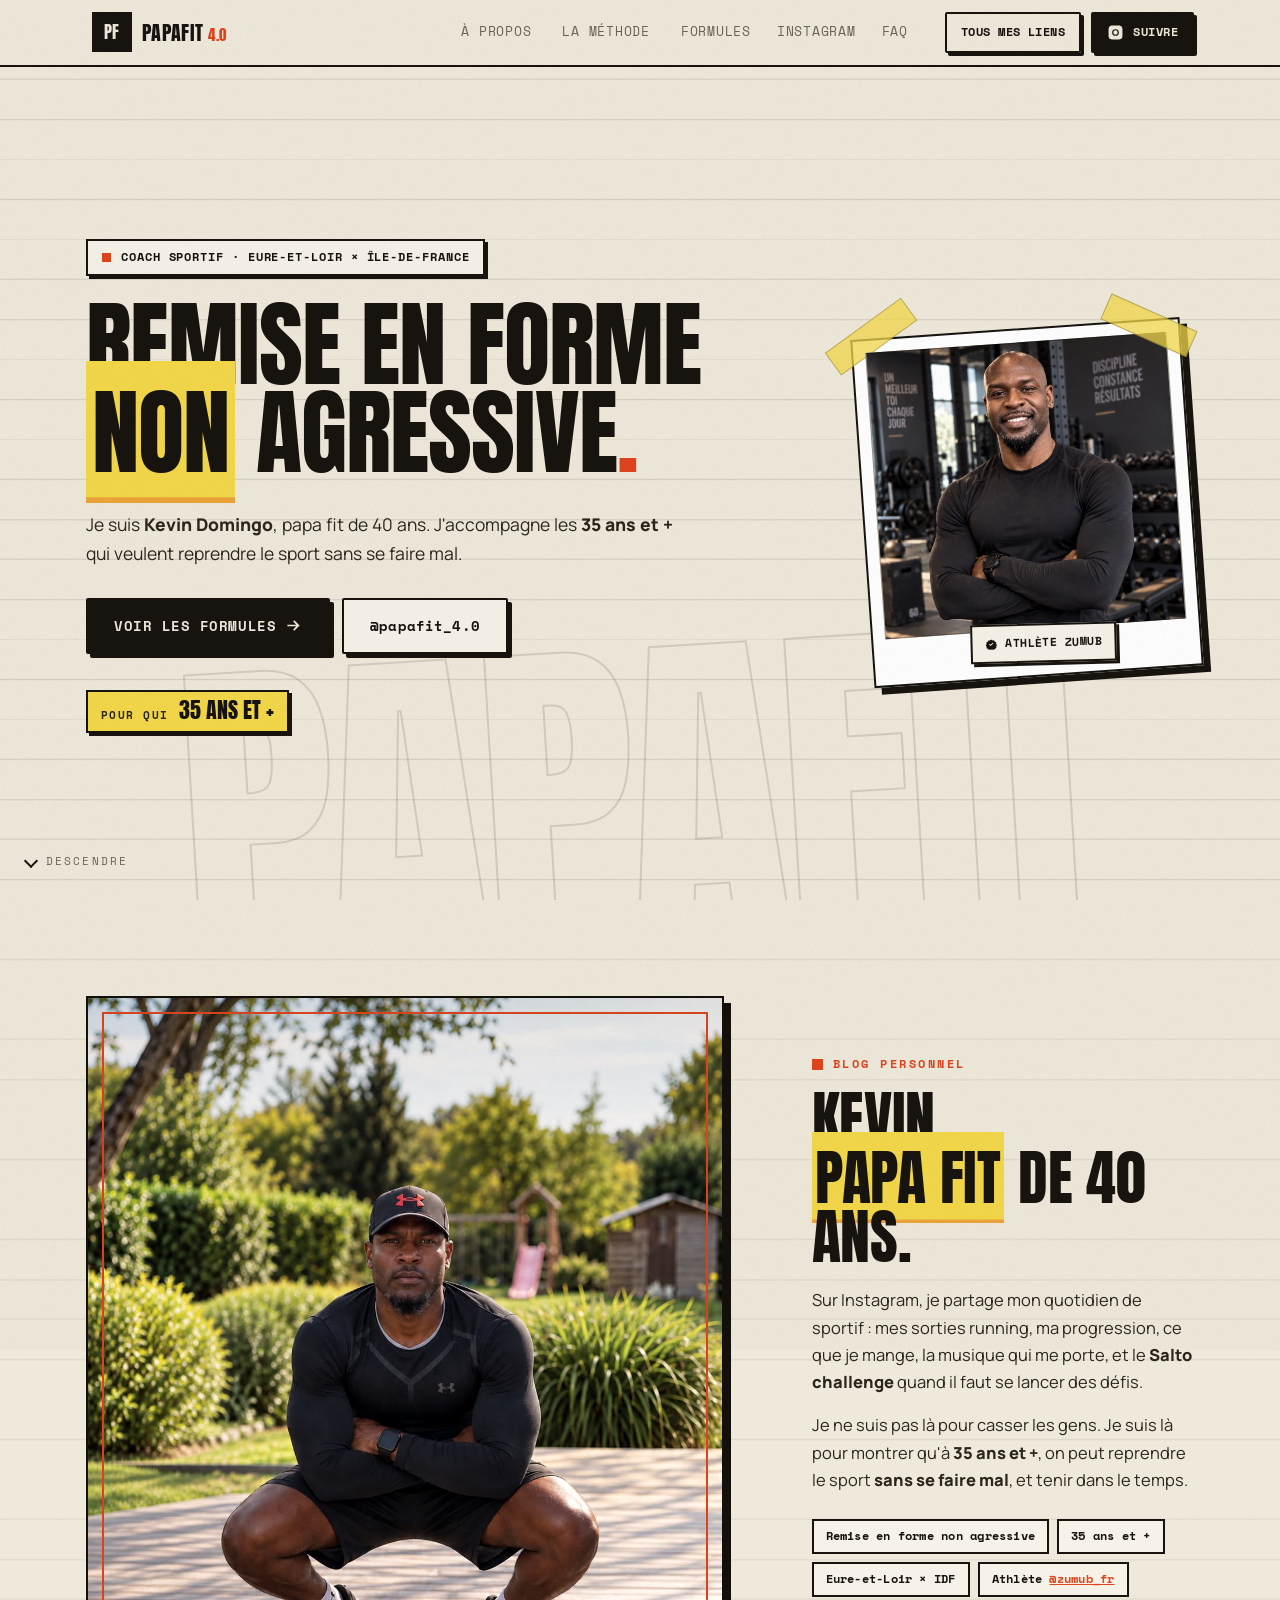
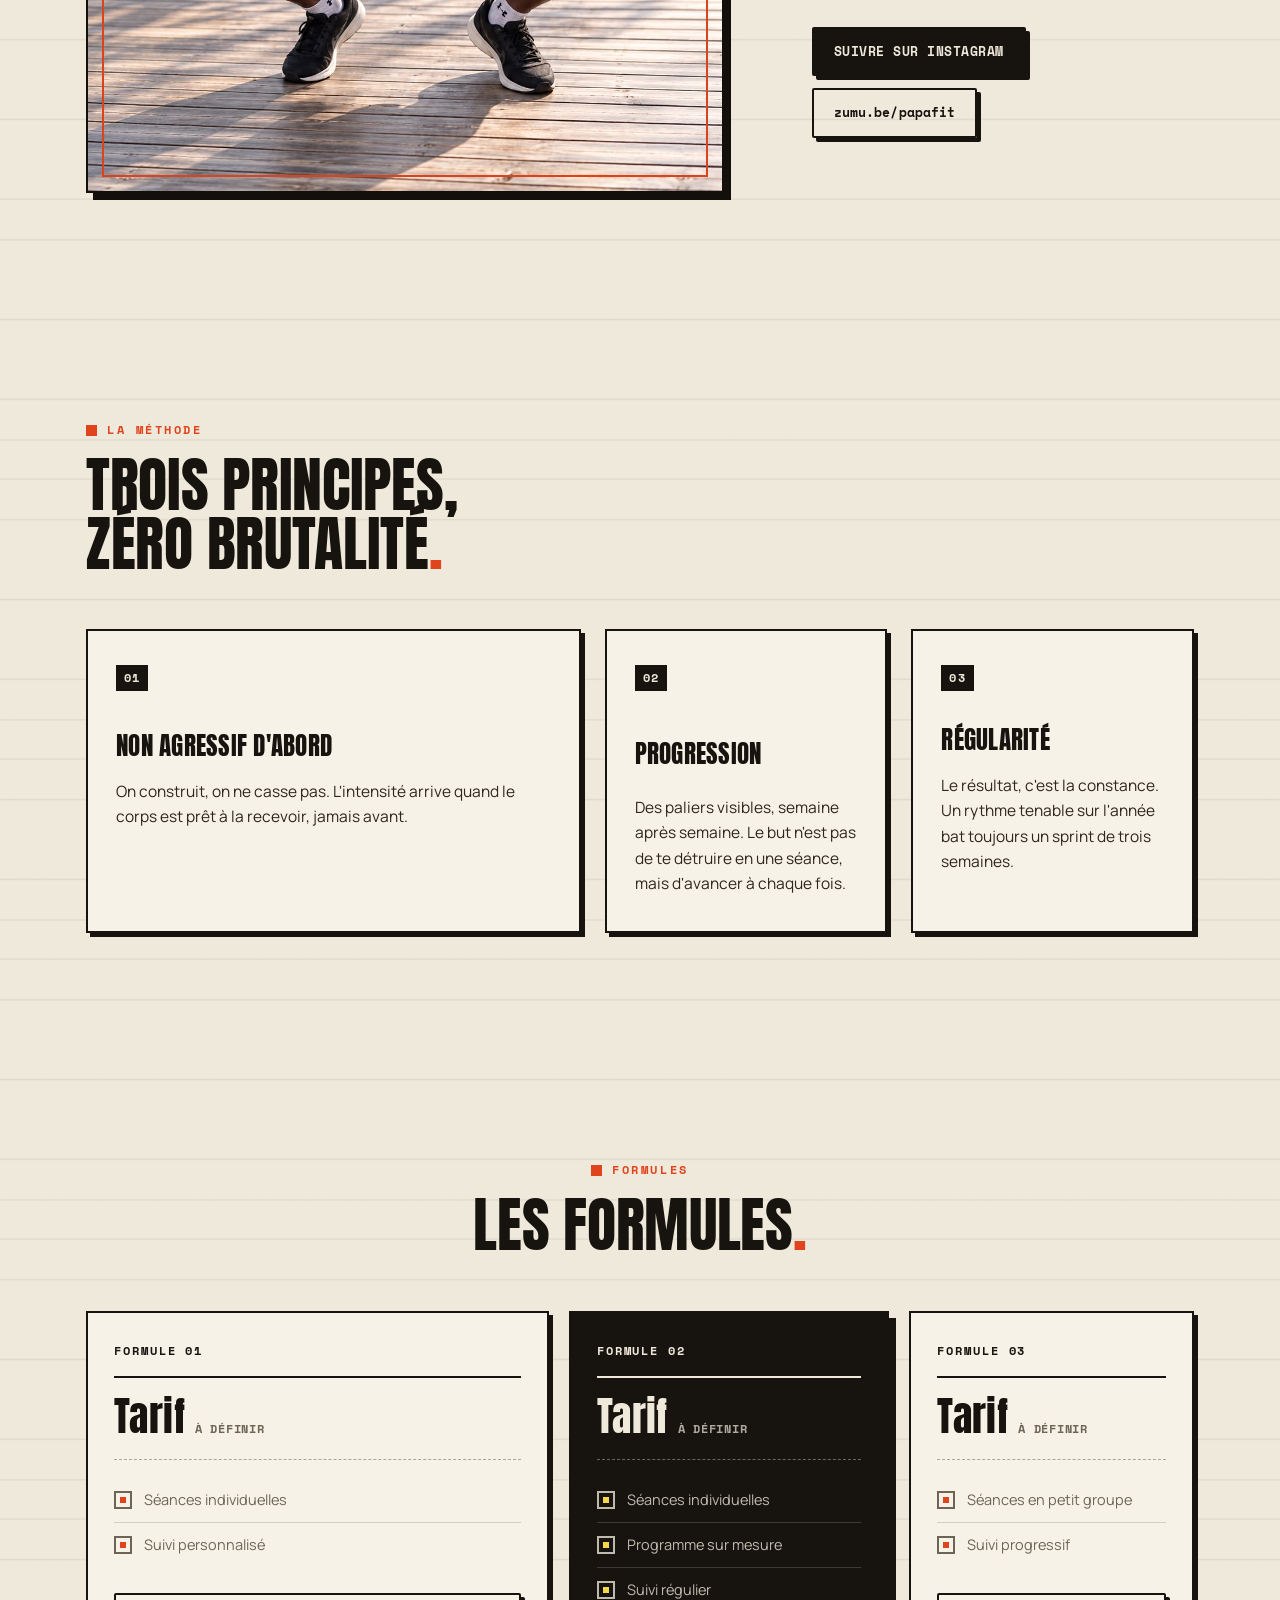
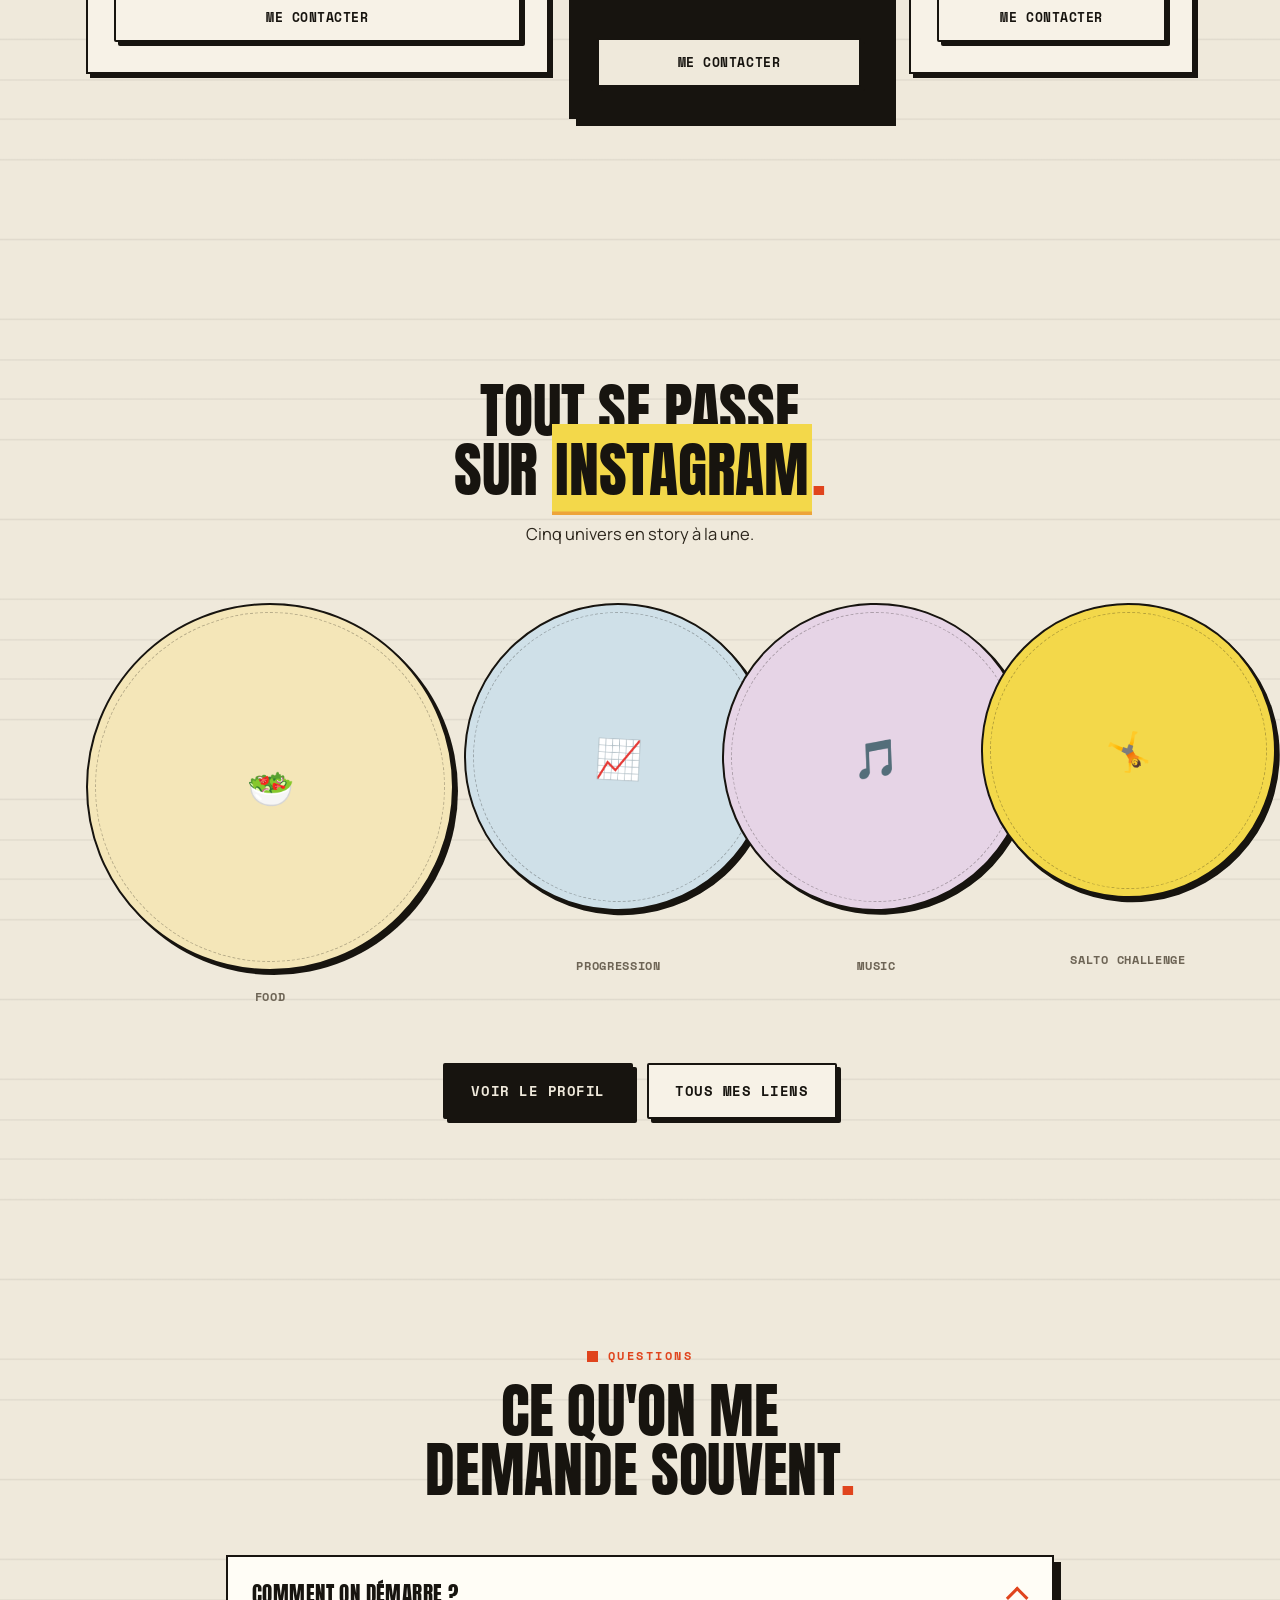
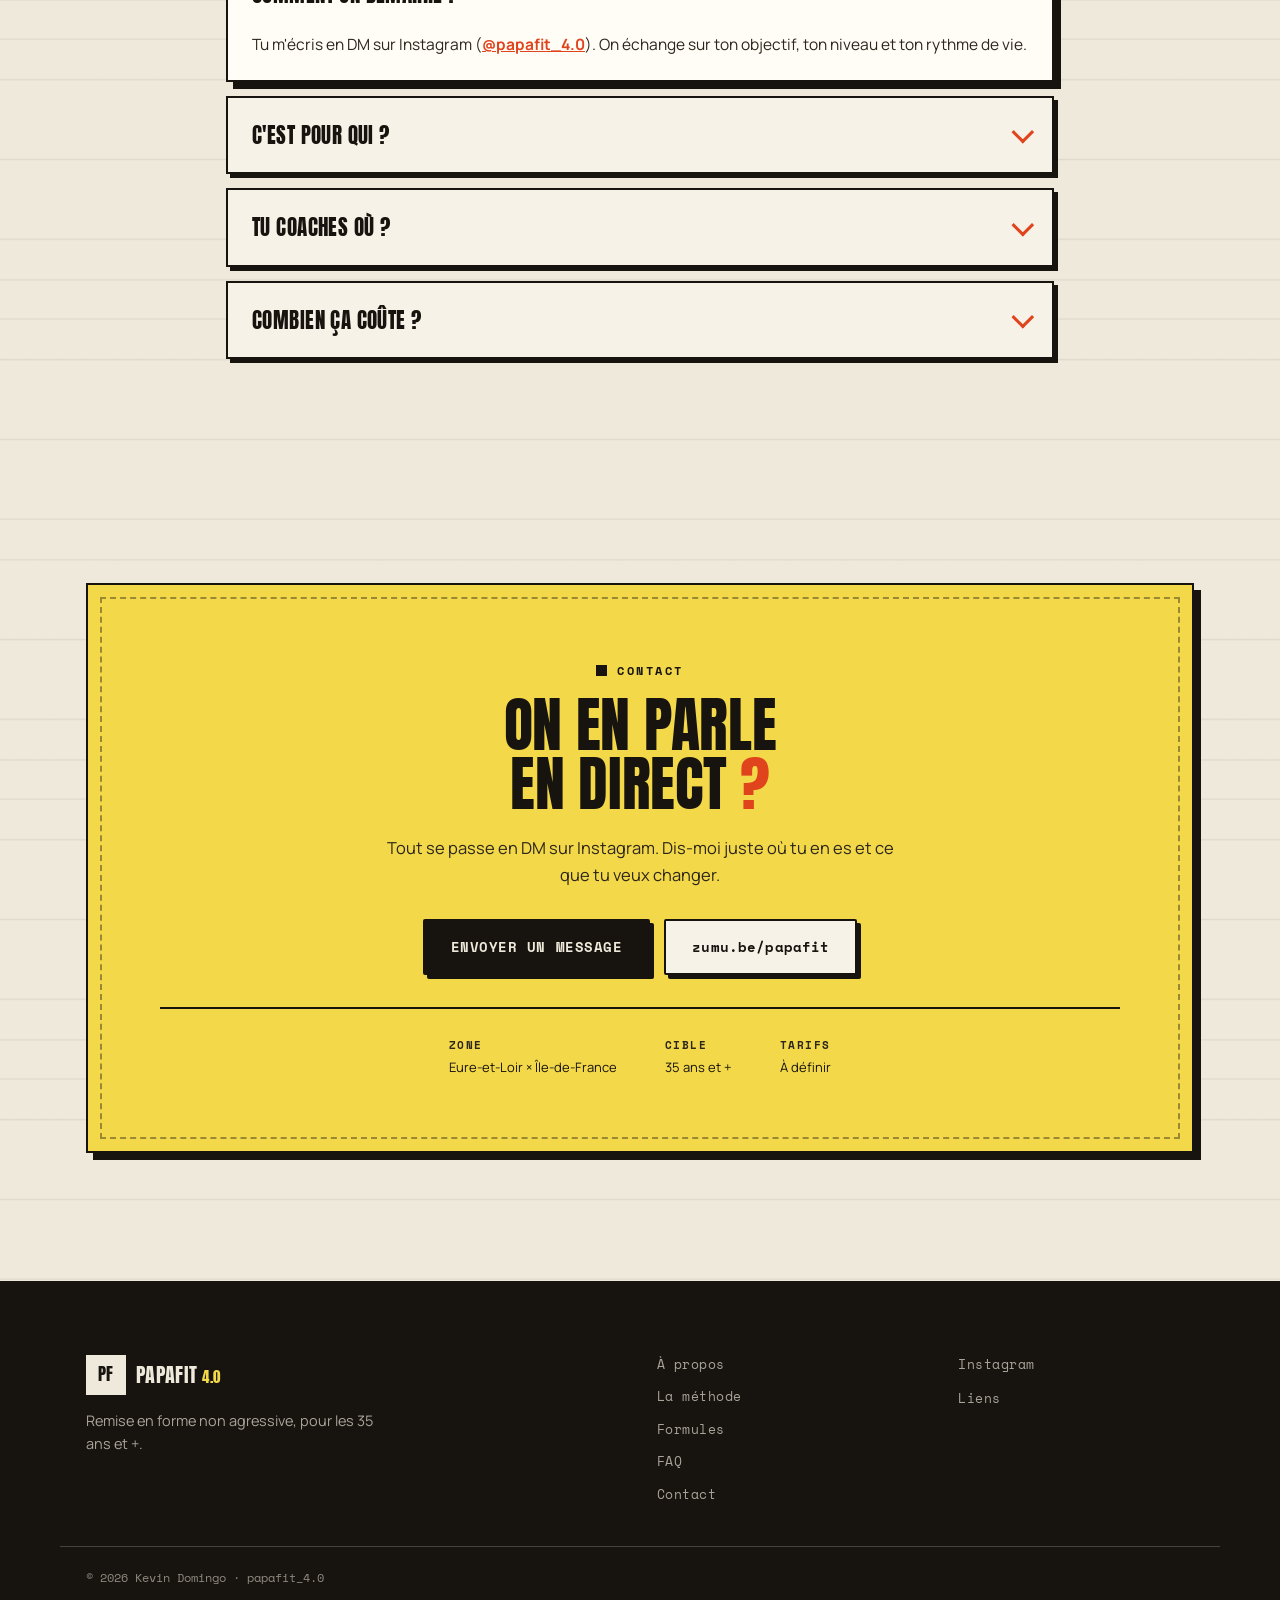
<file: index.html>
<!doctype html>
<html lang="fr">
<head>
<meta charset="utf-8" />
<meta name="viewport" content="width=device-width, initial-scale=1" />
<title>Kevin Domingo · Coach sportif · Papafit 4.0</title>
<meta name="description" content="Kevin Domingo, papafit_4.0. Coach sportif, remise en forme non agressive pour les 35 ans et +. Eure-et-Loir × Île-de-France. Athlète @zumub_fr." />
<meta name="theme-color" content="#efe9db" />
<meta property="og:type" content="website" />
<meta property="og:title" content="Kevin Domingo · Coach sportif · Papafit 4.0" />
<meta property="og:description" content="Remise en forme non agressive · 35 ans et + · Eure-et-Loir × Île-de-France." />
<link rel="icon" href="data:image/svg+xml,%3Csvg xmlns='http://www.w3.org/2000/svg' viewBox='0 0 64 64'%3E%3Crect width='64' height='64' rx='4' fill='%23efe9db'/%3E%3Crect x='3' y='3' width='58' height='58' fill='none' stroke='%2317140f' stroke-width='4'/%3E%3Ctext x='32' y='44' font-family='Impact,sans-serif' font-size='30' text-anchor='middle' fill='%2317140f'%3EPF%3C/text%3E%3C/svg%3E" />
<link rel="preconnect" href="https://fonts.googleapis.com" />
<link rel="preconnect" href="https://fonts.gstatic.com" crossorigin />
<link href="https://fonts.googleapis.com/css2?family=Anton&family=Manrope:wght@400;500;600;700;800&family=Space+Mono:wght@400;700&display=swap" rel="stylesheet" />
<link rel="stylesheet" href="styles.css" />
</head>
<body>
<div class="grain" aria-hidden="true"></div>

<a class="skip" href="#top">Aller au contenu</a>

<!-- ============ NAV ============ -->
<header class="nav" id="nav">
  <div class="nav__inner">
    <a class="brand" href="#top" aria-label="Papafit 4.0, accueil">
      <span class="brand__mark">PF</span>
      <span class="brand__txt">
        <strong>PAPAFIT</strong><em>4.0</em>
      </span>
    </a>

    <nav class="nav__links" aria-label="Navigation principale">
      <a href="#apropos">À propos</a>
      <a href="#methode">La méthode</a>
      <a href="#formules">Formules</a>
      <a href="#instagram">Instagram</a>
      <a href="#faq">FAQ</a>
    </nav>

    <div class="nav__cta">
      <a class="btn btn--ghost btn--sm" href="https://zumu.be/papafit" target="_blank" rel="noopener">Tous mes liens</a>
      <a class="btn btn--primary btn--sm" href="https://instagram.com/papafit_4.0" target="_blank" rel="noopener">
        <svg viewBox="0 0 24 24" class="ico" aria-hidden="true"><path d="M12 2.2c3.2 0 3.6 0 4.85.07 1.17.05 1.8.25 2.23.41.56.22.96.48 1.38.9.42.42.68.82.9 1.38.16.42.36 1.06.41 2.23.06 1.25.07 1.62.07 4.81s-.01 3.56-.07 4.81c-.05 1.17-.25 1.8-.41 2.23a3.7 3.7 0 0 1-.9 1.38 3.7 3.7 0 0 1-1.38.9c-.42.16-1.06.36-2.23.41-1.25.06-1.62.07-4.85.07s-3.6-.01-4.85-.07c-1.17-.05-1.8-.25-2.23-.41a3.7 3.7 0 0 1-1.38-.9 3.7 3.7 0 0 1-.9-1.38c-.16-.42-.36-1.06-.41-2.23C2.21 15.56 2.2 15.19 2.2 12s.01-3.56.07-4.81c.05-1.17.25-1.8.41-2.23.22-.56.48-.96.9-1.38.42-.42.82-.68 1.38-.9.42-.16 1.06-.36 2.23-.41C8.44 2.21 8.81 2.2 12 2.2Zm0 5.05A4.75 4.75 0 1 0 16.75 12 4.75 4.75 0 0 0 12 7.25Zm0 7.83A3.08 3.08 0 1 1 15.08 12 3.08 3.08 0 0 1 12 15.08Zm6.05-8.02a1.11 1.11 0 1 1-1.11-1.11 1.11 1.11 0 0 1 1.11 1.11Z"/></svg>
        Suivre
      </a>
      <button class="burger" id="burger" aria-label="Ouvrir le menu" aria-expanded="false" aria-controls="menu">
        <span></span><span></span>
      </button>
    </div>
  </div>
</header>

<div class="menu" id="menu" hidden>
  <nav class="menu__links" aria-label="Menu mobile">
    <a href="#apropos"><span>01</span>À propos</a>
    <a href="#methode"><span>02</span>La méthode</a>
    <a href="#formules"><span>03</span>Formules</a>
    <a href="#instagram"><span>04</span>Instagram</a>
    <a href="#faq"><span>05</span>FAQ</a>
    <a href="#contact"><span>06</span>Contact</a>
  </nav>
  <div class="menu__foot">
    <a class="btn btn--primary btn--raw" href="https://instagram.com/papafit_4.0" target="_blank" rel="noopener">Écrire à @papafit_4.0</a>
    <a class="btn btn--ghost btn--raw" href="https://zumu.be/papafit" target="_blank" rel="noopener">zumu.be/papafit</a>
  </div>
</div>

<main id="top">

  <!-- ============ HERO ============ -->
  <section class="hero">
    <div class="hero__bg" aria-hidden="true">
      <span class="hero__watermark">PAPAFIT</span>
      <div class="lines"></div>
    </div>

    <div class="wrap hero__grid">
      <div class="hero__copy">
        <p class="eyebrow reveal">
          <span class="dot"></span> Coach sportif · Eure-et-Loir × Île-de-France
        </p>

        <h1 class="hero__title reveal" data-delay="1">
          Remise en forme<br />
          <span class="mark">non</span> agressive<span class="tick">.</span>
        </h1>

        <p class="hero__lead reveal" data-delay="2">
          Je suis <strong>Kevin Domingo</strong>, papa fit de 40 ans. J'accompagne les <strong>35 ans et +</strong>
          qui veulent reprendre le sport sans se faire mal.
        </p>

        <div class="hero__actions reveal" data-delay="3">
          <a class="btn btn--primary btn--lg" href="#formules">
            Voir les formules
            <svg viewBox="0 0 24 24" class="ico" aria-hidden="true"><path d="M13.2 4.6 20.6 12l-7.4 7.4-1.7-1.7 4.5-4.5H3.4v-2.4h12.6l-4.5-4.5z"/></svg>
          </a>
          <a class="btn btn--outline btn--lg btn--raw" href="https://instagram.com/papafit_4.0" target="_blank" rel="noopener">@papafit_4.0</a>
        </div>

        <ul class="hero__stats reveal" data-delay="4">
          <li>
            <span>Pour qui</span>
            <b>35 ans et +</b>
          </li>
        </ul>
      </div>

      <div class="hero__visual reveal" data-delay="2">
        <div class="portrait">
          <div class="portrait__pic" role="img" aria-label="Kevin Domingo, coach sportif"></div>
          <span class="chip chip--badge">
            <svg viewBox="0 0 24 24" class="ico" aria-hidden="true"><path d="m12 1.8 2.6 2 3.3-.4 1.4 3 3 1.4-.4 3.3 2 2.6-2 2.6.4 3.3-3 1.4-1.4 3-3.3-.4-2.6 2-2.6-2-3.3.4-1.4-3-3-1.4.4-3.3-2-2.6 2-2.6-.4-3.3 3-1.4 1.4-3 3.3.4zm-1.2 13.6 5.6-5.6-1.5-1.5-4.1 4.1-2-2-1.5 1.5z"/></svg>
            Athlète Zumub
          </span>
        </div>
      </div>
    </div>

    <div class="scrollcue" aria-hidden="true"><span></span></div>
  </section>

  <!-- ============ À PROPOS ============ -->
  <section class="section about" id="apropos">
    <div class="wrap about__grid">
      <div class="about__media reveal">
        <div class="pic pic--main"></div>
      </div>

      <div class="about__copy">
        <p class="kicker reveal">Blog personnel</p>
        <h2 class="h2 reveal">Kevin,<br /><span class="mark">papa fit</span> de 40 ans.</h2>
        <p class="p reveal">
          Sur Instagram, je partage mon quotidien de sportif : mes sorties running, ma progression,
          ce que je mange, la musique qui me porte, et le <strong>Salto challenge</strong> quand il faut
          se lancer des défis.
        </p>
        <p class="p reveal">
          Je ne suis pas là pour casser les gens. Je suis là pour montrer qu'à <strong>35 ans et +</strong>,
          on peut reprendre le sport <strong>sans se faire mal</strong>, et tenir dans le temps.
        </p>

        <ul class="tags reveal">
          <li>Remise en forme non agressive</li>
          <li>35 ans et +</li>
          <li>Eure-et-Loir × IDF</li>
          <li>Athlète <a href="https://instagram.com/zumub_fr" target="_blank" rel="noopener">@zumub_fr</a></li>
        </ul>

        <div class="about__links reveal">
          <a class="btn btn--primary" href="https://instagram.com/papafit_4.0" target="_blank" rel="noopener">Suivre sur Instagram</a>
          <a class="btn btn--ghost btn--raw" href="https://zumu.be/papafit" target="_blank" rel="noopener">zumu.be/papafit</a>
        </div>
      </div>
    </div>
  </section>

  <!-- ============ MÉTHODE ============ -->
  <section class="section method" id="methode">
    <div class="wrap">
      <header class="section__head">
        <p class="kicker reveal">La méthode</p>
        <h2 class="h2 reveal">Trois principes,<br />zéro brutalité<span class="tick">.</span></h2>
      </header>

      <div class="cards3">
        <article class="card reveal">
          <span class="card__num">01</span>
          <h3>Non agressif d'abord</h3>
          <p>On construit, on ne casse pas. L'intensité arrive quand le corps est prêt à la recevoir, jamais avant.</p>
        </article>
        <article class="card reveal" data-delay="1">
          <span class="card__num">02</span>
          <h3>Progression</h3>
          <p>Des paliers visibles, semaine après semaine. Le but n'est pas de te détruire en une séance, mais d'avancer à chaque fois.</p>
        </article>
        <article class="card reveal" data-delay="2">
          <span class="card__num">03</span>
          <h3>Régularité</h3>
          <p>Le résultat, c'est la constance. Un rythme tenable sur l'année bat toujours un sprint de trois semaines.</p>
        </article>
      </div>
    </div>
  </section>

  <!-- ============ FORMULES ============ -->
  <section class="section pricing" id="formules">
    <div class="wrap">
      <header class="section__head">
        <p class="kicker reveal">Formules</p>
        <h2 class="h2 reveal">Les formules<span class="tick">.</span></h2>
      </header>

      <div class="pricing__grid">
        <article class="price reveal">
          <header class="price__head">
            <span class="price__slot">Formule 01</span>
          </header>
          <div class="price__amount"><b>Tarif</b><span>à définir</span></div>
          <ul class="price__list">
            <li><i></i>Séances individuelles</li>
            <li><i></i>Suivi personnalisé</li>
          </ul>
          <a class="btn btn--outline btn--block" href="#contact">Me contacter</a>
        </article>

        <article class="price price--featured reveal" data-delay="1">
          <header class="price__head">
            <span class="price__slot">Formule 02</span>
          </header>
          <div class="price__amount"><b>Tarif</b><span>à définir</span></div>
          <ul class="price__list">
            <li><i></i>Séances individuelles</li>
            <li><i></i>Programme sur mesure</li>
            <li><i></i>Suivi régulier</li>
          </ul>
          <a class="btn btn--primary btn--block" href="#contact">Me contacter</a>
        </article>

        <article class="price reveal" data-delay="2">
          <header class="price__head">
            <span class="price__slot">Formule 03</span>
          </header>
          <div class="price__amount"><b>Tarif</b><span>à définir</span></div>
          <ul class="price__list">
            <li><i></i>Séances en petit groupe</li>
            <li><i></i>Suivi progressif</li>
          </ul>
          <a class="btn btn--outline btn--block" href="#contact">Me contacter</a>
        </article>
      </div>
    </div>
  </section>

  <!-- ============ INSTAGRAM ============ -->
  <section class="section social" id="instagram">
    <div class="wrap">
      <header class="section__head">
        <p class="kicker reveal">@papafit_4.0</p>
        <h2 class="h2 reveal">Tout se passe<br />sur <span class="mark">Instagram</span><span class="tick">.</span></h2>
        <p class="p p--center reveal">
          Cinq univers en story à la une.
        </p>
      </header>

      <div class="highlights">
        <a class="hl hl--food reveal" href="https://instagram.com/papafit_4.0" target="_blank" rel="noopener">
          <span class="hl__pic" aria-hidden="true">🥗</span>
          <span class="hl__label">Food</span>
        </a>
        <a class="hl hl--prog reveal" data-delay="1" href="https://instagram.com/papafit_4.0" target="_blank" rel="noopener">
          <span class="hl__pic" aria-hidden="true">📈</span>
          <span class="hl__label">Progression</span>
        </a>
        <a class="hl hl--music reveal" data-delay="2" href="https://instagram.com/papafit_4.0" target="_blank" rel="noopener">
          <span class="hl__pic" aria-hidden="true">🎵</span>
          <span class="hl__label">Music</span>
        </a>
        <a class="hl hl--salto reveal" data-delay="3" href="https://instagram.com/papafit_4.0" target="_blank" rel="noopener">
          <span class="hl__pic" aria-hidden="true">🤸</span>
          <span class="hl__label">Salto challenge</span>
        </a>
      </div>

      <div class="social__actions reveal">
        <a class="btn btn--primary btn--lg" href="https://instagram.com/papafit_4.0" target="_blank" rel="noopener">Voir le profil</a>
        <a class="btn btn--outline btn--lg" href="https://zumu.be/papafit" target="_blank" rel="noopener">Tous mes liens</a>
      </div>
    </div>
  </section>

  <!-- ============ FAQ ============ -->
  <section class="section faq" id="faq">
    <div class="wrap wrap--narrow">
      <header class="section__head">
        <p class="kicker reveal">Questions</p>
        <h2 class="h2 reveal">Ce qu'on me<br />demande souvent<span class="tick">.</span></h2>
      </header>

      <div class="faq__list">
        <details class="qa reveal" open>
          <summary>Comment on démarre ?</summary>
          <p>Tu m'écris en DM sur Instagram (<a href="https://instagram.com/papafit_4.0" target="_blank" rel="noopener">@papafit_4.0</a>). On échange sur ton objectif, ton niveau et ton rythme de vie.</p>
        </details>
        <details class="qa reveal">
          <summary>C'est pour qui ?</summary>
          <p>Pour les <strong>35 ans et +</strong> qui veulent reprendre ou entretenir leur forme sans se faire mal.</p>
        </details>
        <details class="qa reveal">
          <summary>Tu coaches où ?</summary>
          <p>Je suis entre l'<strong>Eure-et-Loir</strong> et l'<strong>Île-de-France</strong>. Les lieux et les créneaux se calent au cas par cas. Dis-moi où tu te trouves, on verra ce qui est possible.</p>
        </details>
        <details class="qa reveal">
          <summary>Combien ça coûte ?</summary>
          <p>Les <strong>formules et les tarifs sont encore à définir</strong>. Écris-moi en DM sur Instagram.</p>
        </details>
      </div>
    </div>
  </section>

  <!-- ============ CONTACT ============ -->
  <section class="section contact" id="contact">
    <div class="wrap">
      <div class="contact__card reveal">
        <p class="kicker">Contact</p>
        <h2 class="h2">On en parle<br />en direct<span class="tick"> ?</span></h2>
        <p class="p">
          Tout se passe en DM sur Instagram. Dis-moi juste où tu en es et ce que tu veux changer.
        </p>
        <div class="contact__actions">
          <a class="btn btn--primary btn--lg" href="https://instagram.com/papafit_4.0" target="_blank" rel="noopener">Envoyer un message</a>
          <a class="btn btn--outline btn--lg btn--raw" href="https://zumu.be/papafit" target="_blank" rel="noopener">zumu.be/papafit</a>
        </div>
        <ul class="contact__meta">
          <li><span>Zone</span> Eure-et-Loir × Île-de-France</li>
          <li><span>Cible</span> 35 ans et +</li>
          <li><span>Tarifs</span> À définir</li>
        </ul>
      </div>
    </div>
  </section>
</main>

<!-- ============ FOOTER ============ -->
<footer class="footer">
  <div class="wrap footer__grid">
    <div>
      <a class="brand brand--footer" href="#top">
        <span class="brand__mark">PF</span>
        <span class="brand__txt"><strong>PAPAFIT</strong><em>4.0</em></span>
      </a>
      <p class="footer__pitch">Remise en forme non agressive, pour les 35 ans et +.</p>
    </div>
    <nav class="footer__nav" aria-label="Navigation de pied de page">
      <a href="#apropos">À propos</a>
      <a href="#methode">La méthode</a>
      <a href="#formules">Formules</a>
      <a href="#faq">FAQ</a>
      <a href="#contact">Contact</a>
    </nav>
    <div class="footer__social">
      <a href="https://instagram.com/papafit_4.0" target="_blank" rel="noopener">Instagram</a>
      <a href="https://zumu.be/papafit" target="_blank" rel="noopener">Liens</a>
    </div>
  </div>
  <div class="wrap footer__bottom">
    <p>© <span id="year">2026</span> Kevin Domingo · papafit_4.0</p>
  </div>
</footer>

<a class="totop" id="totop" href="#top" aria-label="Retour en haut">
  <svg viewBox="0 0 24 24" class="ico" aria-hidden="true"><path d="M12 4.6 19.4 12l-1.7 1.7-4.5-4.5v10.2h-2.4V9.2l-4.5 4.5L4.6 12z"/></svg>
</a>

<script src="script.js"></script>
</body>
</html>
</file>
<file: styles.css>
/* =========================================================
   PAPAFIT 4.0 — Kevin Domingo
   Direction : carnet d'entraînement imprimé.
   Papier, encre, traits, tampons. Pas de verre, pas de néon.
   Design atypique, asymétrique, imprévisible.
   ========================================================= */

:root {
  --paper: #efe9db;
  --paper-2: #f7f2e7;
  --ink: #17140f;
  --ink-2: #2c261c;
  --muted: #6d6455;
  --muted-2: #8a8071;
  --line: rgba(23, 20, 15, 0.16);
  --line-2: rgba(23, 20, 15, 0.34);
  --flare: #e0441d;
  --mark: #f3d84a;

  --display: "Anton", Impact, "Haettenschweiler", "Arial Narrow", sans-serif;
  --mono: "Space Mono", ui-monospace, "SFMono-Regular", Menlo, monospace;
  --body: "Manrope", -apple-system, BlinkMacSystemFont, "Segoe UI", Roboto, Helvetica, Arial, sans-serif;

  --wrap: 1160px;
  --shadow: 7px 7px 0 var(--ink);
  --shadow-sm: 4px 4px 0 var(--ink);
  --ease: cubic-bezier(0.22, 1, 0.36, 1);
}

* { box-sizing: border-box; }

html {
  scroll-behavior: smooth;
  scroll-padding-top: 96px;
  -webkit-text-size-adjust: 100%;
}

body {
  margin: 0;
  background-color: var(--paper);
  background-image: repeating-linear-gradient(
    to bottom,
    transparent 0 39px,
    rgba(23, 20, 15, 0.07) 39px 40px
  );
  color: var(--ink);
  font-family: var(--body);
  font-size: 16px;
  line-height: 1.65;
  overflow-x: hidden;
  -webkit-font-smoothing: antialiased;
}

img { max-width: 100%; display: block; }

:focus-visible {
  outline: 3px solid var(--flare);
  outline-offset: 3px;
}
a { color: inherit; text-decoration: none; }
p { margin: 0 0 1rem; }
button { font: inherit; color: inherit; }

::selection { background: var(--mark); color: var(--ink); }

.wrap {
  width: 100%;
  max-width: var(--wrap);
  margin: 0 auto;
  padding: 0 26px;
}
.wrap--narrow { max-width: 880px; }

.ico { width: 1em; height: 1em; fill: currentColor; flex: none; }

/* ---------- Grain : photocopie passée ---------- */
.grain {
  position: fixed;
  inset: -50%;
  z-index: 9999;
  pointer-events: none;
  opacity: 0.2;
  background-image: url("data:image/svg+xml,%3Csvg xmlns='http://www.w3.org/2000/svg' width='220' height='220'%3E%3Cfilter id='n'%3E%3CfeTurbulence type='fractalNoise' baseFrequency='0.8' numOctaves='3' stitchTiles='stitch'/%3E%3CfeColorMatrix type='saturate' values='0'/%3E%3C/filter%3E%3Crect width='220' height='220' filter='url(%23n)' opacity='0.55'/%3E%3C/svg%3E");
  mix-blend-mode: multiply;
}

.skip {
  position: absolute;
  left: -9999px;
  top: 0;
  z-index: 10000;
}
.skip:focus {
  left: 16px; top: 16px;
  background: var(--ink);
  color: var(--paper);
  padding: 10px 16px;
  font-family: var(--mono);
  font-size: 13px;
}

/* =========================================================
   NAV
   ========================================================= */
.nav {
  position: fixed;
  inset: 0 0 auto 0;
  z-index: 900;
  background: var(--paper);
  border-bottom: 2px solid var(--ink);
  transition: box-shadow 0.3s var(--ease);
}
.nav.is-stuck { box-shadow: 0 8px 0 rgba(23, 20, 15, 0.08); }
.nav__inner {
  max-width: var(--wrap);
  margin: 0 auto;
  padding: 12px 26px 12px 32px;
  display: flex;
  align-items: center;
  gap: 28px 24px;
}

.brand {
  display: inline-flex;
  align-items: center;
  gap: 10px;
  font-family: var(--display);
  letter-spacing: 0.02em;
}
.brand__mark {
  width: 40px; height: 40px;
  display: grid; place-items: center;
  background: var(--ink);
  color: var(--paper);
  font-size: 17px;
  line-height: 1;
}
.brand__txt { display: inline-flex; align-items: baseline; gap: 5px; font-size: 20px; }
.brand__txt strong { font-weight: 400; }
.brand__txt em {
  font-style: normal;
  color: var(--flare);
  font-size: 15px;
}

.nav__links {
  display: flex;
  align-items: center;
  gap: 3px 2px;
  margin-left: auto;
}
.nav__links a {
  position: relative;
  padding: 8px 13px;
  font-family: var(--mono);
  font-size: 12.5px;
  letter-spacing: 0.06em;
  text-transform: uppercase;
  color: var(--muted);
  transition: color 0.2s, background 0.2s;
}
.nav__links a:nth-child(2) { padding: 8px 16px; }
.nav__links a:nth-child(4) { padding: 8px 11px; }
.nav__links a:hover { color: var(--ink); background: var(--mark); }
.nav__links a.is-active { color: var(--ink); }
.nav__links a.is-active::after {
  content: "";
  position: absolute;
  left: 13px; right: 13px; bottom: 3px;
  height: 2px;
  background: var(--flare);
}

.nav__cta { display: flex; align-items: center; gap: 10px; }

/* ---------- Boutons : étiquettes imprimées ---------- */
.btn {
  position: relative;
  display: inline-flex;
  align-items: center;
  justify-content: center;
  gap: 9px;
  padding: 12px 20px;
  border: 2px solid var(--ink);
  border-radius: 2px;
  font-family: var(--mono);
  font-weight: 700;
  font-size: 13px;
  letter-spacing: 0.04em;
  text-transform: uppercase;
  cursor: pointer;
  box-shadow: var(--shadow-sm);
  transition: transform 0.16s var(--ease), box-shadow 0.16s var(--ease), background 0.2s, color 0.2s;
}
.btn .ico { width: 17px; height: 17px; }
.btn:hover { transform: translate(-3px, -3px); box-shadow: var(--shadow); }
.btn:active { transform: translate(2px, 2px); box-shadow: 1px 1px 0 var(--ink); }
.btn--sm { padding: 9px 14px; font-size: 11.5px; box-shadow: 3px 3px 0 var(--ink); }
.btn--lg { padding: 15px 26px; font-size: 13.5px; }
.btn--block { width: 100%; }
/* pseudos et adresses : on les laisse dans leur casse d'origine */
.btn--raw { text-transform: none; letter-spacing: 0.01em; }

.btn--primary { background: var(--ink); color: var(--paper); }
.btn--primary:hover { background: var(--flare); color: var(--paper); }

.btn--outline { background: var(--paper-2); color: var(--ink); }
.btn--outline:hover { background: var(--mark); }

.btn--ghost { background: transparent; color: var(--ink); }
.btn--ghost:hover { background: var(--paper-2); }

/* ---------- Burger ---------- */
.burger {
  display: none;
  width: 46px; height: 46px;
  border: 2px solid var(--ink);
  background: var(--paper-2);
  cursor: pointer;
  position: relative;
  box-shadow: 3px 3px 0 var(--ink);
}
.burger span {
  position: absolute;
  left: 50%; top: 50%;
  width: 20px; height: 2px;
  background: var(--ink);
  transform: translate(-50%, -50%);
  transition: transform 0.3s var(--ease);
}
.burger span:first-child { transform: translate(-50%, -6px); }
.burger span:last-child { transform: translate(-50%, 6px); }
.burger.is-open span:first-child { transform: translate(-50%, 0) rotate(45deg); }
.burger.is-open span:last-child { transform: translate(-50%, 0) rotate(-45deg); }

/* ---------- Menu mobile ---------- */
.menu {
  position: fixed;
  inset: 0;
  z-index: 890;
  pointer-events: none;
  background: var(--paper);
  background-image: repeating-linear-gradient(
    to bottom,
    transparent 0 39px,
    rgba(23, 20, 15, 0.07) 39px 40px
  );
  padding: 104px 26px 36px;
  display: flex;
  flex-direction: column;
  justify-content: space-between;
  opacity: 0;
  transition: opacity 0.3s var(--ease);
}
.menu[hidden] { display: none; }
.menu.is-open { opacity: 1; pointer-events: auto; }
.menu__links { display: flex; flex-direction: column; }
.menu__links a {
  display: flex;
  align-items: baseline;
  gap: 14px;
  font-family: var(--display);
  font-size: clamp(30px, 9vw, 46px);
  line-height: 1.2;
  text-transform: uppercase;
  border-bottom: 2px solid var(--ink);
  padding: 13px 0;
  transform: translateY(14px);
  opacity: 0;
  transition: transform 0.45s var(--ease), opacity 0.45s, background 0.2s;
}
.menu.is-open .menu__links a { transform: none; opacity: 1; }
.menu__links a span {
  font-family: var(--mono);
  font-size: 12px;
  font-weight: 700;
  color: var(--flare);
  letter-spacing: 0.08em;
}
.menu__links a:hover { background: var(--mark); }
.menu__foot { display: grid; gap: 10px; }

/* =========================================================
   HERO
   ========================================================= */
.hero {
  position: relative;
  padding: 168px 0 96px;
  min-height: 100svh;
  display: flex;
  align-items: center;
  overflow: hidden;
}
.hero__bg { position: absolute; inset: 0; z-index: 0; }
.hero__watermark {
  position: absolute;
  left: 50%; bottom: -3%;
  transform: translateX(-50%) rotate(-3.5deg);
  font-family: var(--display);
  font-size: clamp(120px, 26vw, 340px);
  line-height: 0.8;
  letter-spacing: -0.02em;
  color: transparent;
  -webkit-text-stroke: 2px rgba(23, 20, 15, 0.13);
  white-space: nowrap;
  pointer-events: none;
}
.lines {
  position: absolute;
  inset: 0;
  background-image: repeating-linear-gradient(
    to bottom,
    transparent 0 39px,
    rgba(23, 20, 15, 0.05) 39px 40px
  );
  opacity: 0.9;
}

.hero__grid {
  position: relative;
  z-index: 1;
  display: grid;
  grid-template-columns: 1.3fr 0.7fr;
  align-items: end;
  gap: 84px;
}

.eyebrow {
  display: inline-flex;
  align-items: center;
  gap: 10px;
  margin: 0 0 24px;
  padding: 7px 14px;
  border: 2px solid var(--ink);
  background: var(--paper-2);
  box-shadow: 3px 3px 0 var(--ink);
  font-family: var(--mono);
  font-size: 11.5px;
  font-weight: 700;
  letter-spacing: 0.08em;
  text-transform: uppercase;
}
.eyebrow .dot {
  width: 9px; height: 9px;
  background: var(--flare);
}

.hero__title {
  font-family: var(--display);
  font-weight: 400;
  font-size: clamp(46px, 7.4vw, 100px);
  line-height: 0.93;
  letter-spacing: -0.01em;
  text-transform: uppercase;
  margin: 0 0 34px;
}
.mark {
  background: var(--mark);
  padding: 0 0.06em;
  box-shadow: inset 0 -0.06em 0 rgba(224, 68, 29, 0.35);
}
.tick { color: var(--flare); }

@supports not (-webkit-text-stroke: 1px black) {
  .hero__watermark { color: rgba(23, 20, 15, 0.08); }
}

.hero__lead {
  max-width: 54ch;
  font-size: 17.5px;
  color: var(--ink-2);
}
.hero__lead strong { font-weight: 800; }

.hero__actions { display: flex; flex-wrap: wrap; gap: 12px; margin: 30px 0 36px; }

.hero__stats {
  display: flex;
  flex-wrap: wrap;
  gap: 12px;
  list-style: none;
  margin: 0;
  padding: 0;
}
.hero__stats li {
  display: flex;
  align-items: baseline;
  gap: 10px;
  padding: 7px 13px;
  border: 2px solid var(--ink);
  background: var(--mark);
  box-shadow: 3px 3px 0 var(--ink);
}
.hero__stats b {
  font-family: var(--display);
  font-weight: 400;
  font-size: 22px;
  line-height: 1;
  text-transform: uppercase;
}
.hero__stats span {
  font-family: var(--mono);
  font-size: 10.5px;
  font-weight: 700;
  letter-spacing: 0.14em;
  text-transform: uppercase;
  color: var(--ink-2);
}

/* ---------- Portrait : photo scotchée ---------- */
.hero__visual {
  position: relative;
  display: grid;
  place-items: center;
  min-height: 460px;
}
.portrait {
  position: relative;
  width: min(330px, 74vw);
  aspect-ratio: 526 / 556;
  background: #fff;
  border: 2px solid var(--ink);
  padding: 12px 12px 46px;
  box-shadow: var(--shadow);
  transform: rotate(-4deg) translateX(12px);
}
.portrait__pic {
  position: absolute;
  inset: 12px 12px 46px;
  background-color: #d9d2c2;
  background-image: url("photoautiliser.jpg");
  background-repeat: no-repeat;
  background-size: cover;
  background-position: center 8%;
  filter: saturate(0.88) contrast(1.06);
  border: 1px solid var(--line-2);
}
.portrait::before,
.portrait::after {
  content: "";
  position: absolute;
  width: 92px;
  height: 26px;
  background: rgba(243, 216, 74, 0.75);
  border: 1px solid rgba(23, 20, 15, 0.25);
}
.portrait::before { top: -18px; left: -28px; transform: rotate(-32deg); }
.portrait::after { top: -10px; right: -18px; transform: rotate(28deg); }

.chip {
  display: inline-flex;
  align-items: center;
  gap: 8px;
  padding: 8px 13px;
  border: 2px solid var(--ink);
  background: var(--paper-2);
  font-family: var(--mono);
  font-size: 11.5px;
  font-weight: 700;
  letter-spacing: 0.04em;
  text-transform: uppercase;
}
.chip--badge {
  position: absolute;
  left: 52%;
  bottom: 12px;
  transform: translateX(-50%) rotate(2.5deg);
  white-space: nowrap;
  box-shadow: 3px 3px 0 var(--ink);
}

.scrollcue {
  position: absolute;
  left: 26px; bottom: 30px;
  display: flex;
  align-items: center;
  gap: 10px;
  font-family: var(--mono);
  font-size: 10.5px;
  letter-spacing: 0.2em;
  text-transform: uppercase;
  color: var(--muted);
}
.scrollcue::after { content: "descendre"; }
.scrollcue span {
  width: 10px; height: 10px;
  border-right: 2px solid var(--ink);
  border-bottom: 2px solid var(--ink);
  transform: rotate(45deg);
  animation: cue 1.8s ease-in-out infinite;
}
@keyframes cue {
  0%, 100% { transform: rotate(45deg) translate(0, 0); }
  50% { transform: rotate(45deg) translate(4px, 4px); }
}

/* =========================================================
   SECTIONS
   ========================================================= */
.section { position: relative; padding: 128px 0; }
.section:nth-child(even) { padding: 96px 0; }
.section__head { max-width: 760px; margin: 0 auto 56px; text-align: center; }
.method .section__head { text-align: left; margin-left: 0; }
.kicker {
  display: inline-flex;
  align-items: center;
  gap: 10px;
  margin: 0 0 16px;
  font-family: var(--mono);
  font-size: 11.5px;
  font-weight: 700;
  letter-spacing: 0.22em;
  text-transform: uppercase;
  color: var(--flare);
}
.kicker::before {
  content: "";
  width: 11px; height: 11px;
  background: var(--flare);
}

.h2 {
  font-family: var(--display);
  font-weight: 400;
  font-size: clamp(34px, 5vw, 60px);
  line-height: 0.98;
  letter-spacing: -0.005em;
  text-transform: uppercase;
  margin: 0 0 20px;
}
.p { color: var(--ink-2); font-size: 16.5px; }
.p--center { margin-left: auto; margin-right: auto; max-width: 58ch; }
.p strong { font-weight: 800; }
.method .p { max-width: 52ch; }
.about .p:last-child { margin-bottom: 42px; }

/* ---------- À propos ---------- */
.about__grid {
  display: grid;
  grid-template-columns: 1.25fr 0.75fr;
  gap: 88px;
  align-items: center;
}
.about__media { position: relative; }
.pic {
  border: 2px solid var(--ink);
  overflow: hidden;
  position: relative;
  background: var(--paper-2);
}
.pic--main {
  aspect-ratio: 4 / 5;
  box-shadow: var(--shadow);
  background-image: url("autrephotoautiliser.jpg");
  background-size: cover;
  background-position: center;
  filter: saturate(0.92) contrast(1.04);
  position: relative;
}
.pic--main::before {
  content: "";
  position: absolute;
  inset: 0;
  background: linear-gradient(to bottom, rgba(23, 20, 15, 0.1), transparent 30%);
  pointer-events: none;
}
.pic--main::after {
  content: "";
  position: absolute;
  inset: 14px;
  border: 2px solid var(--flare);
  pointer-events: none;
}

.tags {
  display: flex;
  flex-wrap: wrap;
  gap: 8px;
  list-style: none;
  margin: 26px 0 30px;
  padding: 0;
}
.tags li {
  padding: 6px 12px;
  border: 2px solid var(--ink);
  background: var(--paper-2);
  font-family: var(--mono);
  font-size: 11.5px;
  font-weight: 700;
  letter-spacing: 0.02em;
}
.tags li a { color: var(--flare); text-decoration: underline; }
.about__links { display: flex; flex-wrap: wrap; gap: 12px; }

/* ---------- Cartes méthode ---------- */
.cards3 {
  display: grid;
  grid-template-columns: 1.4fr 0.8fr 0.8fr;
  gap: 32px 24px;
}
.card {
  position: relative;
  padding: 32px 28px 34px;
  border: 2px solid var(--ink);
  background: var(--paper-2);
  box-shadow: var(--shadow-sm);
  transition: transform 0.22s var(--ease), box-shadow 0.22s var(--ease), background 0.22s;
}
.card:nth-child(2) { transform: rotate(1.5deg); }
.card:nth-child(3) { transform: rotate(-2deg); }
.card:nth-child(2):hover { transform: translate(-4px, -4px) rotate(0deg); }
.card:nth-child(3):hover { transform: translate(-4px, -4px) rotate(0deg); }
.card:hover { box-shadow: var(--shadow); background: #fffdf6; }
.card__num {
  display: inline-block;
  font-family: var(--mono);
  font-size: 12px;
  font-weight: 700;
  letter-spacing: 0.1em;
  color: var(--paper);
  background: var(--ink);
  padding: 3px 8px;
  margin-bottom: 34px;
}
.card:nth-child(2) .card__num { margin-bottom: 42px; }
.card:nth-child(3) .card__num { margin-bottom: 28px; }
.card h3 {
  font-family: var(--display);
  font-weight: 400;
  font-size: 25px;
  text-transform: uppercase;
  letter-spacing: 0.01em;
  margin: 0 0 12px;
}
.card p { margin: 0; color: var(--ink-2); font-size: 15.5px; }
.card:nth-child(2) p { padding-top: 8px; }
.card:nth-child(3) p { padding-bottom: 12px; }

/* ---------- Formules ---------- */
.pricing__grid {
  display: grid;
  grid-template-columns: 1.3fr 0.9fr 0.8fr;
  gap: 28px 20px;
  align-items: start;
}
.price {
  position: relative;
  padding: 28px 26px 30px;
  border: 2px solid var(--ink);
  background: var(--paper-2);
  box-shadow: var(--shadow-sm);
  transition: transform 0.22s var(--ease), box-shadow 0.22s var(--ease);
}
.price:nth-child(1) { transform: rotate(1deg); }
.price:nth-child(3) { transform: rotate(-1.5deg); }
.price:nth-child(1):hover { transform: translate(-4px, -4px) rotate(0deg); }
.price:nth-child(3):hover { transform: translate(-4px, -4px) rotate(0deg); }
.price:hover { box-shadow: var(--shadow); }
.price--featured {
  background: var(--ink);
  color: var(--paper);
  box-shadow: var(--shadow);
}
.price__head {
  display: flex;
  align-items: center;
  justify-content: space-between;
  gap: 12px;
  padding-bottom: 16px;
  border-bottom: 2px solid currentColor;
  margin-bottom: 18px;
}
.price__slot {
  font-family: var(--mono);
  font-size: 12px;
  font-weight: 700;
  letter-spacing: 0.16em;
  text-transform: uppercase;
}
.price__amount {
  display: flex;
  align-items: baseline;
  gap: 10px;
  padding-bottom: 20px;
  margin-bottom: 18px;
  border-bottom: 1px dashed var(--line-2);
}
.price--featured .price__amount { border-bottom-color: rgba(255, 255, 255, 0.35); }
.price__amount b {
  font-family: var(--display);
  font-weight: 400;
  font-size: 40px;
  line-height: 1;
  letter-spacing: 0.01em;
}
.price__amount span {
  font-family: var(--mono);
  font-size: 12px;
  font-weight: 700;
  letter-spacing: 0.06em;
  text-transform: uppercase;
  color: var(--muted);
}
.price--featured .price__amount span { color: rgba(239, 233, 219, 0.7); }

.price__list { list-style: none; margin: 0 0 26px; padding: 0; }
.price__list li {
  display: flex;
  align-items: center;
  gap: 12px;
  padding: 10px 0;
  font-size: 14.5px;
  color: var(--muted);
  border-bottom: 1px solid var(--line);
}
.price--featured .price__list li { color: rgba(239, 233, 219, 0.78); border-bottom-color: rgba(255, 255, 255, 0.16); }
.price__list li:last-child { border-bottom: 0; }
.price__list i {
  width: 18px; height: 18px;
  border: 2px solid currentColor;
  flex: none;
  position: relative;
}
.price__list i::after {
  content: "";
  position: absolute;
  left: 4px; top: 4px;
  width: 6px; height: 6px;
  background: var(--flare);
}
.price--featured .btn--primary { background: var(--paper); color: var(--ink); }
.price--featured .btn--primary:hover { background: var(--mark); }
.price--featured .price__list i::after { background: var(--mark); }

/* ---------- Instagram ---------- */
.highlights {
  display: grid;
  grid-template-columns: 1.5fr 1fr 1fr 0.7fr;
  gap: 24px 18px;
  margin-bottom: 52px;
}
.hl { display: grid; justify-items: center; gap: 12px; text-align: center; }
.hl__pic {
  width: 100%;
  aspect-ratio: 1;
  border-radius: 50%;
  display: grid;
  place-items: center;
  font-size: clamp(26px, 3.4vw, 38px);
  border: 2px solid var(--ink);
  background: var(--paper-2);
  box-shadow: var(--shadow-sm);
  position: relative;
  transition: transform 0.24s var(--ease), box-shadow 0.24s var(--ease), background 0.24s;
}
.hl:nth-child(2) .hl__pic { transform: rotate(3deg); }
.hl:nth-child(3) .hl__pic { transform: rotate(-2deg); }
.hl:nth-child(4) .hl__pic { transform: rotate(4deg); }
.hl:hover .hl__pic { transform: translate(-4px, -4px) rotate(0deg) !important; }
.hl__pic::after {
  content: "";
  position: absolute;
  inset: 7px;
  border-radius: 50%;
  border: 1px dashed rgba(23, 20, 15, 0.28);
}
.hl--food .hl__pic { background: #f4e6b8; }
.hl--prog .hl__pic { background: #cfe0e8; }
.hl--music .hl__pic { background: #e6d4e6; }
.hl--salto .hl__pic { background: var(--mark); }
.hl:hover .hl__pic { transform: translate(-4px, -4px); box-shadow: var(--shadow); }
.hl__label {
  font-family: var(--mono);
  font-size: 11.5px;
  font-weight: 700;
  letter-spacing: 0.06em;
  text-transform: uppercase;
  color: var(--muted);
  transition: color 0.2s;
}
.hl:hover .hl__label { color: var(--flare); }
.social__actions { display: flex; gap: 14px; justify-content: center; flex-wrap: wrap; }

/* ---------- FAQ ---------- */
.faq__list { display: grid; gap: 14px; }
.qa {
  border: 2px solid var(--ink);
  background: var(--paper-2);
  box-shadow: var(--shadow-sm);
  transition: box-shadow 0.22s var(--ease), transform 0.22s var(--ease), background 0.22s;
}
.qa[open] { background: #fffdf6; transform: translate(-3px, -3px); box-shadow: var(--shadow); }
.qa summary {
  list-style: none;
  cursor: pointer;
  padding: 20px 24px;
  font-family: var(--display);
  font-size: clamp(17px, 2vw, 21px);
  text-transform: uppercase;
  letter-spacing: 0.02em;
  display: flex;
  align-items: center;
  justify-content: space-between;
  gap: 18px;
}
.qa summary::-webkit-details-marker { display: none; }
.qa summary::after {
  content: "";
  width: 13px; height: 13px;
  flex: none;
  border-right: 3px solid var(--flare);
  border-bottom: 3px solid var(--flare);
  transform: rotate(45deg) translateY(-4px);
  transition: transform 0.3s var(--ease);
}
.qa[open] summary::after { transform: rotate(-135deg) translateY(-4px); }
.qa p { padding: 0 24px 22px; margin: 0; color: var(--ink-2); font-size: 15.5px; }
.qa a { color: var(--flare); font-weight: 700; text-decoration: underline; }

/* ---------- Contact ---------- */
.contact__card {
  position: relative;
  padding: clamp(36px, 6vw, 72px);
  border: 2px solid var(--ink);
  background: var(--mark);
  box-shadow: var(--shadow);
  text-align: center;
  transform: rotate(-1deg);
}
.contact__card::before {
  content: "";
  position: absolute;
  inset: 12px;
  border: 2px dashed rgba(23, 20, 15, 0.4);
  pointer-events: none;
}
.contact__card .kicker { color: var(--ink); }
.contact__card .kicker::before { background: var(--ink); }
.contact__card .p { max-width: 52ch; margin: 0 auto 30px; }
.contact__actions { display: flex; gap: 14px; justify-content: center; flex-wrap: wrap; margin-bottom: 32px; }
.contact__meta {
  display: flex;
  flex-wrap: wrap;
  justify-content: center;
  gap: 14px 48px;
  list-style: none;
  margin: 0;
  padding: 28px 0 0;
  border-top: 2px solid var(--ink);
  font-size: 13px;
}
.contact__meta li { text-align: left; }
.contact__meta span {
  display: block;
  font-family: var(--mono);
  font-size: 10.5px;
  font-weight: 700;
  letter-spacing: 0.14em;
  text-transform: uppercase;
  color: var(--ink-2);
  margin-bottom: 3px;
}

/* ---------- Footer ---------- */
.footer {
  border-top: 2px solid var(--ink);
  background: var(--ink);
  color: var(--paper);
  padding: 72px 0 32px;
}
.footer .brand__mark { background: var(--paper); color: var(--ink); }
.footer .brand__txt em { color: var(--mark); }
.footer__grid {
  display: grid;
  grid-template-columns: 1.6fr 0.8fr 0.7fr;
  gap: 56px 32px;
  padding-bottom: 40px;
  border-bottom: 1px solid rgba(239, 233, 219, 0.22);
}
.brand--footer { margin-bottom: 14px; }
.footer__pitch { margin: 0; color: rgba(239, 233, 219, 0.68); font-size: 14.5px; max-width: 34ch; }
.footer__nav { display: flex; flex-direction: column; gap: 12px 8px; }
.footer__nav a, .footer__social a {
  font-family: var(--mono);
  font-size: 12.5px;
  letter-spacing: 0.04em;
  color: rgba(239, 233, 219, 0.68);
  transition: color 0.2s, transform 0.2s var(--ease);
  width: fit-content;
}
.footer__nav a:hover, .footer__social a:hover { color: var(--mark); transform: translateX(3px); }
.footer__social { display: flex; flex-direction: column; gap: 14px 6px; }
.footer__bottom {
  display: flex;
  justify-content: space-between;
  flex-wrap: wrap;
  gap: 10px;
  padding-top: 22px;
  font-family: var(--mono);
  font-size: 11.5px;
  color: rgba(239, 233, 219, 0.55);
}
.footer__bottom p { margin: 0; }

/* ---------- Retour haut ---------- */
.totop {
  position: fixed;
  right: 22px; bottom: 22px;
  z-index: 800;
  width: 48px; height: 48px;
  display: grid; place-items: center;
  border: 2px solid var(--ink);
  background: var(--paper-2);
  color: var(--ink);
  box-shadow: var(--shadow-sm);
  opacity: 0;
  transform: translateY(14px);
  pointer-events: none;
  transition: opacity 0.3s, transform 0.3s var(--ease), background 0.2s;
}
.totop.is-on { opacity: 1; transform: none; pointer-events: auto; }
.totop:hover { background: var(--mark); }
.totop .ico { width: 20px; height: 20px; }

/* ---------- Reveal ---------- */
.reveal {
  opacity: 0;
  transform: translateY(20px);
  transition: opacity 0.6s var(--ease), transform 0.6s var(--ease);
}
.reveal.in { opacity: 1; transform: none; }
.reveal[data-delay="1"] { transition-delay: 0.08s; }
.reveal[data-delay="2"] { transition-delay: 0.16s; }
.reveal[data-delay="3"] { transition-delay: 0.24s; }
.reveal[data-delay="4"] { transition-delay: 0.32s; }

/* =========================================================
   RESPONSIVE
   ========================================================= */
@media (max-width: 1080px) {
  .nav__links { display: none; }
  .burger { display: block; }
  .nav__cta .btn--ghost { display: none; }
  .hero { padding: 140px 0 84px; }
  .hero__grid { grid-template-columns: 1fr; gap: 60px; }
  .hero__visual { order: -1; min-height: 380px; }
  .portrait { width: min(280px, 62vw); }
  .about__grid { grid-template-columns: 1fr; gap: 48px; }
  .about__media { max-width: 440px; }
  .cards3, .pricing__grid { grid-template-columns: 1fr 1fr; }
  .pricing__grid .price:last-child { grid-column: span 2; }
  .footer__grid { grid-template-columns: 1fr 1fr; }
}

@media (max-width: 720px) {
  .section { padding: 84px 0; }
  .cards3, .pricing__grid { grid-template-columns: 1fr; }
  .pricing__grid .price:last-child { grid-column: auto; }
  .highlights { grid-template-columns: repeat(2, 1fr); gap: 22px 16px; }
  .footer__grid { grid-template-columns: 1fr; gap: 30px; }
  .btn--lg { padding: 14px 20px; font-size: 12.5px; }
  .hero__stats { gap: 10px; }
  .hero__watermark { bottom: 0; }
  .scrollcue { display: none; }
}

@media (prefers-reduced-motion: reduce) {
  * { animation-duration: 0.001ms !important; animation-iteration-count: 1 !important; transition-duration: 0.001ms !important; }
  html { scroll-behavior: auto; }
  .reveal { opacity: 1; transform: none; }
}
</file>
